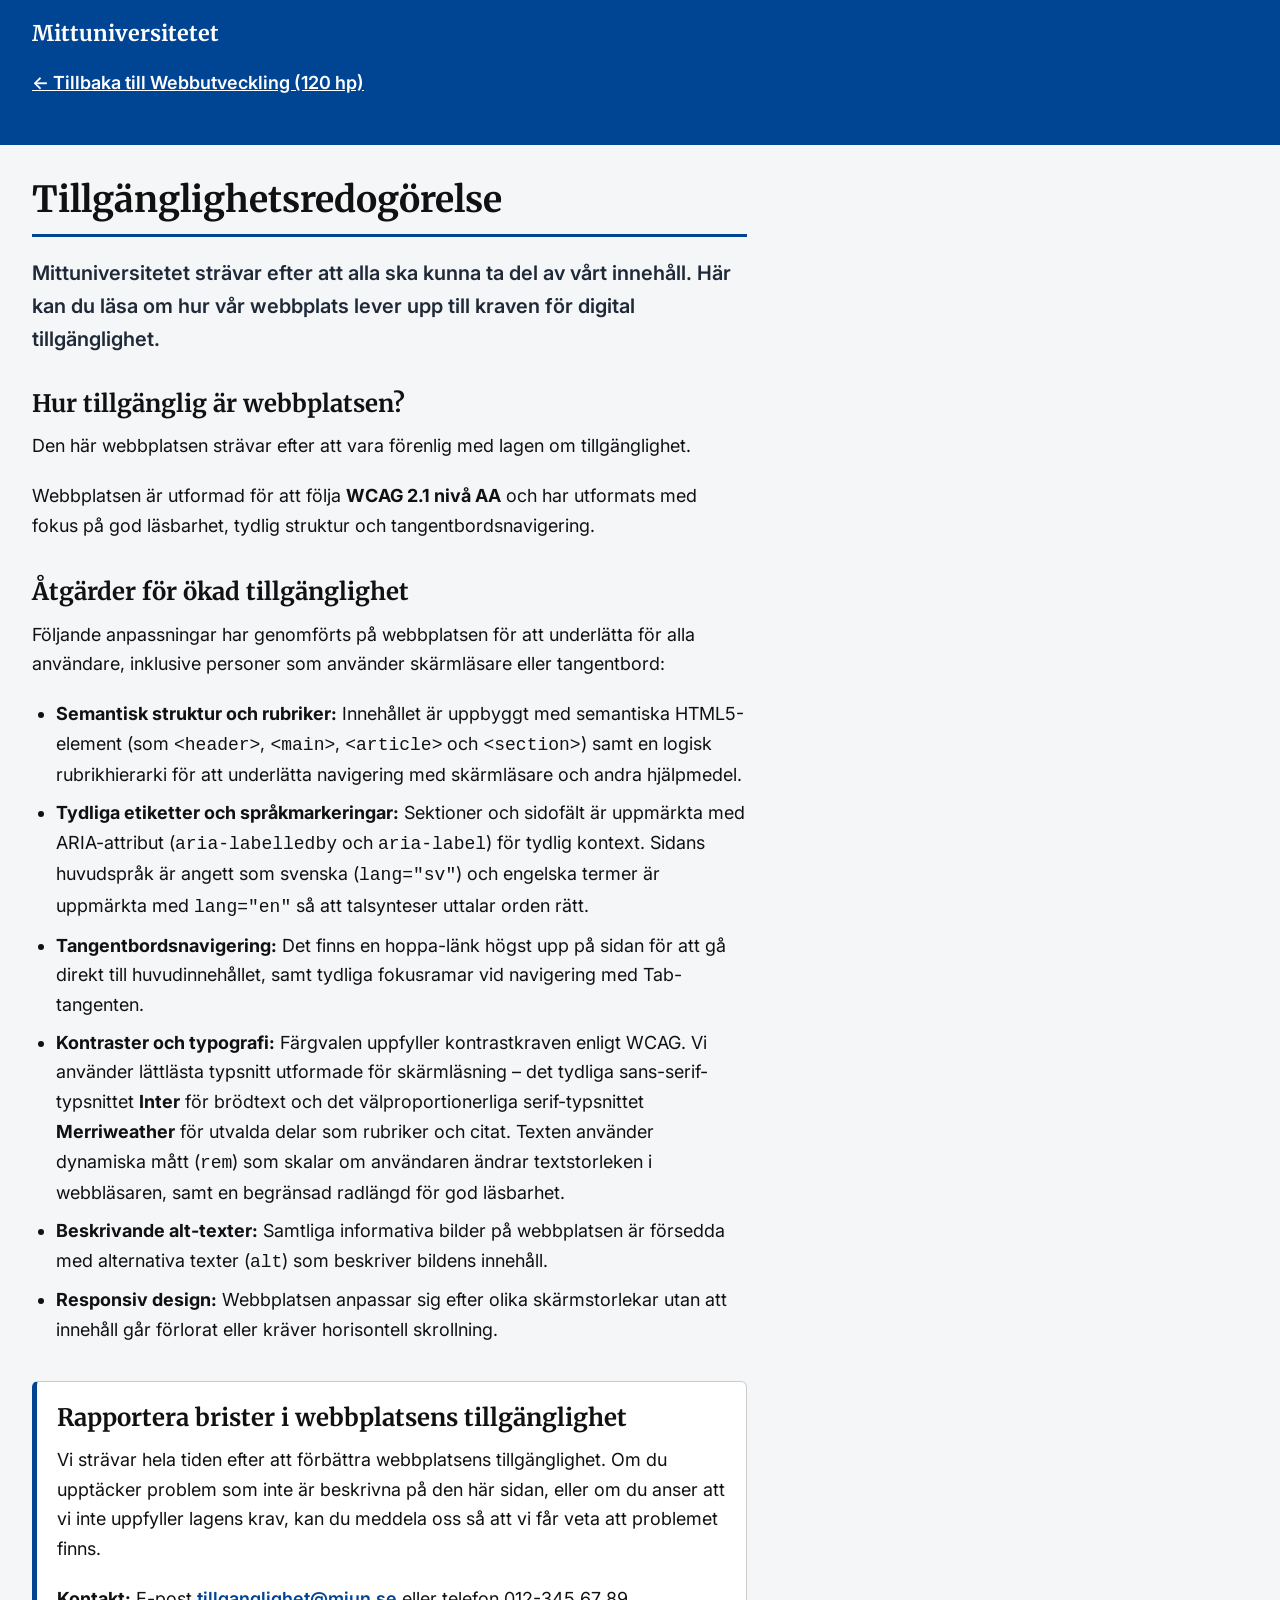
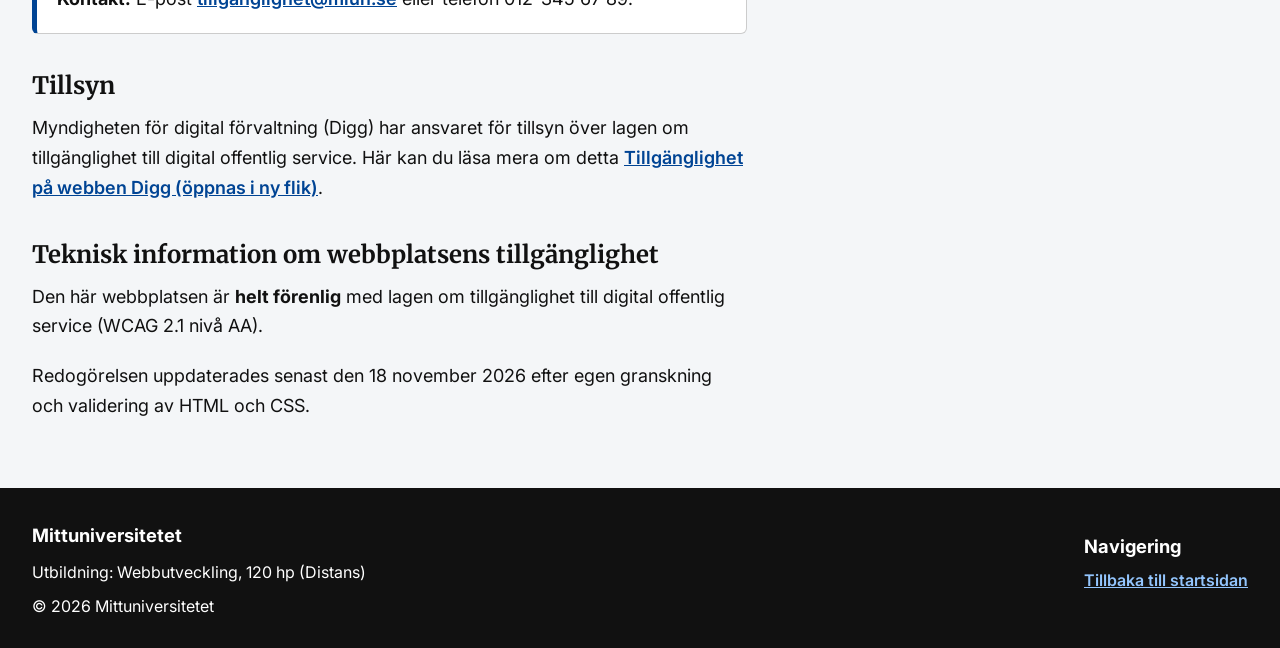
<file: tillganglighet.html>
<!DOCTYPE html>
<html lang="sv">

<head>
    <meta charset="UTF-8">
    <meta name="viewport" content="width=device-width, initial-scale=1.0">
    <title>Tillgänglighetsredogörelse - Mittuniversitetet</title>

    <!-- Google Fonts: Inter & Merriweather skapar tydig kontrast och bra för skärmläsare -->
    <link rel="preconnect" href="https://fonts.googleapis.com">
    <!--preconnect gör att webbläsaren kan förbereda en anslutning till Google Fonts innan den faktiskt behöver hämta typsnittet, vilket kan förbättra laddningstiden.-->
    <link rel="preconnect" href="https://fonts.gstatic.com" crossorigin>
    <!--gör så anslutningen är anonym, vilket kan förbättra prestanda och säkerhet.-->
    <link
        href="https://fonts.googleapis.com/css2?family=Inter:wght@400;600;700&family=Merriweather:ital,wght@0,700;1,400&display=swap"
        rel="stylesheet">

    <link rel="stylesheet" href="style.css">
</head>

<body>

    <a href="#main-content" class="skip-link">Hoppa till huvudinnehållet</a>
    <!--den här gör så man kan hoppa över navigationen och gå direkt till huvudinnehållet. Bra för skärmläsare och tangentbordsanvändare.-->

    <header id="site-header">
        <!--den här är för sidhuvudet, som innehåller universitetets namn och en länk tillbaka till webbutvecklingssidan.-->
        <div class="container">
            <p id="university-name">Mittuniversitetet</p>
            <nav aria-label="Huvudmeny" class="main-nav">
                <a href="index.html">← Tillbaka till Webbutveckling (120 hp)</a>
            </nav>
        </div>
    </header>

    <main id="main-content" tabindex="-1">
        <!--huvudinnehållet main startar här, som innehåller information om tillgänglighetsredogörelsen. tab index-1 gör så man hoppar hit-->
        <div class="container single-column">
            <!--den här är en container som gör att innehållet centreras och får en maxbredd. single-column gör så det blir en kolumn istället för två.-->

            <article id="accessibility-statement"> <!--omsluter hela sidan om tillgänglighetsredogörelsen.-->
                <header>
                    <h1 id="program-title">Tillgänglighetsredogörelse</h1> <!--huvudrubrik för sidan-->
                    <p class="lead">Mittuniversitetet strävar efter att alla ska kunna ta del av vårt innehåll. Här kan
                        du läsa om hur vår webbplats lever upp till kraven för digital tillgänglighet.</p>
                </header> <!--lead är en klass som gör texten lite större och fetare, för att den ska sticka ut mer.-->

                <section aria-labelledby="heading-status">
                    <!--ny section/temavsnitt som handlar om hur tillgänglig webbplatsen är. aria-labelledby gör så skärmläsare kan läsa upp rubriken för avsnittet.-->
                    <h2 id="heading-status">Hur tillgänglig är webbplatsen?</h2> <!--koppling för skärmläsare-->
                    <p>Den här webbplatsen strävar efter att vara förenlig med lagen om tillgänglighet.</p>
                    <p>Webbplatsen är utformad för att följa <strong>WCAG 2.1 nivå AA</strong> och har utformats med
                        fokus på god läsbarhet, tydlig struktur och tangentbordsnavigering.</p>
                </section>

                <section aria-labelledby="heading-features"> <!--ny section igen med aria koppling för skärmläsare-->
                    <h2 id="heading-features">Åtgärder för ökad tillgänglighet</h2>
                    <p>Följande anpassningar har genomförts på webbplatsen för att underlätta för alla användare,
                        inklusive personer som använder skärmläsare eller tangentbord:</p>

                    <ul class="tech-list">
  <li><strong>Semantisk struktur och rubriker:</strong> Innehållet är uppbyggt med semantiska HTML5-element (som <code>&lt;header&gt;</code>, <code>&lt;main&gt;</code>, <code>&lt;article&gt;</code> och <code>&lt;section&gt;</code>) samt en logisk rubrikhierarki för att underlätta navigering med skärmläsare och andra hjälpmedel.</li>
  <li><strong>Tydliga etiketter och språkmarkeringar:</strong> Sektioner och sidofält är uppmärkta med ARIA-attribut (<code>aria-labelledby</code> och <code>aria-label</code>) för tydlig kontext. Sidans huvudspråk är angett som svenska (<code>lang="sv"</code>) och engelska termer är uppmärkta med <code>lang="en"</code> så att talsynteser uttalar orden rätt.</li>
  <li><strong>Tangentbordsnavigering:</strong> Det finns en hoppa-länk högst upp på sidan för att gå direkt till huvudinnehållet, samt tydliga fokusramar vid navigering med Tab-tangenten.</li>
  <li><strong>Kontraster och typografi:</strong> Färgvalen uppfyller kontrastkraven enligt WCAG. Vi använder lättlästa typsnitt utformade för skärmläsning – det tydliga sans-serif-typsnittet <strong>Inter</strong> för brödtext och det välproportionerliga serif-typsnittet <strong>Merriweather</strong> för utvalda delar som rubriker och citat. Texten använder dynamiska mått (<code>rem</code>) som skalar om användaren ändrar textstorleken i webbläsaren, samt en begränsad radlängd för god läsbarhet.</li>
  <li><strong>Beskrivande alt-texter:</strong> Samtliga informativa bilder på webbplatsen är försedda med alternativa texter (<code>alt</code>) som beskriver bildens innehåll.</li>
  <li><strong>Responsiv design:</strong> Webbplatsen anpassar sig efter olika skärmstorlekar utan att innehåll går förlorat eller kräver horisontell skrollning.</li>
</ul>
                </section>

                <section class="info-card" aria-labelledby="heading-contact">
                    <h2 id="heading-contact">Rapportera brister i webbplatsens tillgänglighet</h2>
                    <p>Vi strävar hela tiden efter att förbättra webbplatsens tillgänglighet. Om du upptäcker problem
                        som inte är beskrivna på den här sidan, eller om du anser att vi inte uppfyller lagens krav, kan
                        du meddela oss så att vi får veta att problemet finns.</p>
                    <p><strong>Kontakt:</strong> E-post <a
                            href="mailto:tillganglighet@miun.se">tillganglighet@miun.se</a> eller telefon 012-345 67 89.
                    </p>
                </section>

                <section aria-labelledby="heading-enforcement">
                    <h2 id="heading-enforcement">Tillsyn</h2>
                    <p>Myndigheten för digital förvaltning (Digg) har ansvaret för tillsyn över lagen om tillgänglighet
                        till digital offentlig service. Här kan du läsa mera om detta <a href="https://digg.se"
                            target="_blank" rel="noopener noreferrer"> Tillgänglighet på webben Digg (öppnas i ny
                            flik)</a>.</p>
                </section>

                <section aria-labelledby="heading-tech-info">
                    <h2 id="heading-tech-info">Teknisk information om webbplatsens tillgänglighet</h2>
                    <p>Den här webbplatsen är <strong>helt förenlig</strong> med lagen om tillgänglighet till digital
                        offentlig service (WCAG 2.1 nivå AA).</p>
                    <p>Redogörelsen uppdaterades senast den 18 november 2026 efter egen granskning och validering av
                        HTML och CSS.</p>
                </section> 

            </article>

        </div>
    </main>
   
    <footer id="site-footer">
        <div class="container footer-grid"> 
            
            <div class="footer-info">
                <p class="footer-title">Mittuniversitetet</p>
                <p>Utbildning: Webbutveckling, 120 hp (Distans)</p>
                <p>&copy; 2026 Mittuniversitetet</p>
            </div>

            <div class="tillganglighet">
                <h2>Navigering</h2>
                <p><a href="index.html">Tillbaka till startsidan</a></p>
            </div>
        </div>
    </footer>

</body>

</html>
</file>
<file: style.css>
/* 
   1. GRUNDINSTÄLLNINGAR (MOBILE FIRST - Gäller för mobil)
   */
html {
  font-size: 100%; /* 1rem = 16px,  */
}

body {
  margin: 0;
  font-family: 'Inter', Arial, sans-serif;
  font-size: 1rem;           /* Mobilanpassad grundstorlek */
  line-height: 1.65;         /* Luftigt radavstånd (WCAG) */
  color: #111111;            /* Mörk text med hög kontrast */
  background-color: #f4f6f8;
}

img {
  max-width: 100%;
  height: auto;
  display: block;
}

/* 2. Hoppa-länk för tangentbordsanvändare */
.skip-link {
  position: absolute;
  top: -100px;
  left: 0.75rem;
  background-color: #004494;
  color: #ffffff;
  padding: 0.75rem 1rem;
  text-decoration: none;
  font-weight: bold;
  z-index: 100;
}

.skip-link:focus {
  top: 0.75rem;              /* Visas när man trycker på Tab-tangenten */
}

main a {
  color: #004494;
  font-weight: 600;
}
main a:hover {
  color: #002b5e;
}

/* 3. Tydlig fokusram när man navigerar med tangentbord */
:focus-visible {
  outline: 3px solid #d97706;
  outline-offset: 2px;
}

/* 4. Centrerar innehållet */
.container {
  max-width: 82rem;          /* ~1312px */
  margin: 0 auto;
  padding: 0 1.25rem;
}

/* 5. Sidhuvud och header-bild */
#site-header {
  background-color: #004494;
  color: #ffffff;
  padding-top: 1rem;
  padding-bottom: 0;
}

#university-name {
  margin: 0 0 1rem 0;
  font-size: 1.35rem;
  font-weight: bold;
  font-family: 'Merriweather', Georgia, serif;
}

#header-image {
  width: 100%;
  max-width: none;           /* Fyller hela skärmens bredd */
  height: 10rem;             /* Smal höjd anpassad för mobil */
  object-fit: cover;         /* Beskär bilden snyggt utan att trycka ihop den */
  object-position: center;
}

/* 6. Huvudinnehåll och sidospalt i mobilvy (en kolumn) */
#main-content {
  padding: 2rem 0;
}

#layout-wrapper {
  display: flex;
  flex-direction: column;    /* Staplar text och bilder på höjden i mobilen */
  gap: 2rem;
}

h1, h2 {
  font-family: 'Merriweather', Georgia, serif;
  line-height: 1.3;
}

#program-title {
  font-size: 1.75rem;
  border-bottom: 3px solid #004494;
  padding-bottom: 0.625rem;
  margin-top: 0;
  margin-bottom: 1.25rem;
}

/* Särskild stil för ingressen */
.lead {
  font-size: 1.125rem;
  font-weight: 600;
  color: #1f2937;
  margin-bottom: 2rem;
}

h2 {
  font-size: 1.375rem;
  margin-top: 0;
  margin-bottom: 0.75rem;
}

p {
  margin-top: 0;
  margin-bottom: 1.25rem;
}

section {
  margin-bottom: 2.25rem;
}

/* Punktlista */
.tech-list {
  margin: 1rem 0 1.5rem 0;
  padding-left: 1.5rem;
}

.tech-list li {
  margin-bottom: 0.5rem;
}

/* Sorterar citaten in i textflödet på mobil */
#program-webbutveckling,
#sidebar,
.left-column {
  display: contents;
}

#program-header { order: 1; }
#section-intro { order: 2; }
#quote-alumna { order: 3; }        /* Marie-citatet direkt efter "Om utbildningen" */
#section-tech { order: 4; }
#quote-industry { order: 5; }      /* Branschcitatet efter "Tekniker och arbetssätt" */
#section-meetings { order: 6; }
#section-eligibility { order: 7; }
#section-degree { order: 8; }
#section-career { order: 9; }
.sidebar-item { order: 10; }


/* 7. Sidobild och sidocitat (aside) i mobilvy */
.sidebar-item {
  background-color: #ffffff;
  border: 1px solid #cccccc;
  border-radius: 0.375rem;
  padding: 0.75rem;
  margin: 0 0 1.25rem 0;
}

.sidebar-item figcaption {
  margin-top: 0.625rem;
  font-size: 0.9375rem;
  font-weight: normal;
  color: #333333;
}

/* Citat placerat i sidospalten */
#quote-industry,
.sidebar-quote {
  margin: 0;
  background-color: #e0f2fe;
  border-left: 5px solid #004494;
  padding: 1.25rem;
  font-family: 'Merriweather', Georgia, serif;
  font-style: italic;
}

#quote-industry p,
.sidebar-quote p {
  font-size: 1.05rem;
  margin: 0;
}

/* 8. Vita faktarutor */
.info-card {
  background-color: #ffffff;
  border: 1px solid #cccccc;
  border-left: 5px solid #004494;
  padding: 1.25rem;
  border-radius: 0.375rem;
}

.info-card p:last-child {
  margin-bottom: 0;
}

/* 9. Citat i texten */
blockquote, #quote-alumna {
  background-color: #e6f0fa;
  border-left: 5px solid #004494;
  margin: 1.5rem 0;
  padding: 1.25rem;
  font-family: 'Merriweather', Georgia, serif;
  font-style: italic;
}

#quote-alumna blockquote {
  margin: 0;
  padding: 0;
  border: none;
  background: none;
}

#quote-alumna figcaption {
  margin-top: 0.625rem;
  font-family: 'Inter', sans-serif;
  font-style: normal;
  font-weight: bold;
}

/* 10. Sidfot med bild */
#site-footer {
  background-color: #111111;
  color: #ffffff;
  padding: 2rem 0;
  font-size: 1rem;
}

.footer-grid {
  display: flex;
  flex-direction: column;
  gap: 1.5rem;
}

.footer-title {
  font-size: 1.15rem;
  font-weight: bold;
  margin-bottom: 0.5rem;
}

.footer-info p {
  margin-bottom: 0.5rem;
}

.footer-media {
  margin: 0;
  max-width: 16rem;
}

.footer-media img {
  border-radius: 0.375rem;
}

.tillganglighet h2 {
  font-family: 'Inter', Arial, sans-serif;
  font-size: 1.15rem;
  font-weight: bold;
  margin-bottom: 0.5rem;
  color: #ffffff;
}

#site-footer a {
  color: #93c5fd;            /* Ljusblå länk med god kontrast mot svart */
  text-decoration: underline;
  font-weight: 600;
}

#site-footer a:hover {
  color: #ffffff;
}

/* 10. tillgänglighet undersidan */

/* Navigering och layout för undersidan tillganglighet.html */
.main-nav {
  padding-bottom: 1rem;
}

.main-nav a {
  color: #ffffff;
  font-weight: 600;
  text-decoration: underline;
}

.main-nav a:hover {
  color: #e0f2fe;
}

.single-column article {
  max-width: 65ch;
}

/* =========================================================
   11. MEDIA QUERIES
   ========================================================= */

/* Surfplatta och uppåt (minst 601px / 37.5rem) */
@media (min-width: 37.5rem) {
  body {
    font-size: 1.125rem;
  }

  .container {
    padding: 0 2rem;
  }

  #program-title {
    font-size: 2.25rem;
  }

  .lead {
    font-size: 1.25rem;
  }

  h2 {
    font-size: 1.5rem;
  }

  #header-image {
    height: 16.25rem;        /* ~260px på surfplatta */
  }

  .footer-grid {
    flex-direction: row;
    justify-content: space-between;
    align-items: center;
  }
}

/* Dator och breda skärmar (minst 950px / 59.375rem) */
@media (min-width: 59.375rem) {
  .container {
    max-width: 100rem;       /* 1600px för att fylla ut breda skärmar */
  }

  #site-header {
    padding-bottom: 2rem;        /* Ger en snygg blå ram även under bilden */
  }

  #header-image {
    width: 100%;
    height: 26rem;               /* Ger mer utrymme på höjden så ansiktena ryms */
    object-fit: cover;
    object-position: center 42%; /* Sänker blicken från hjässorna ner till ansiktena */
  }

  #layout-wrapper {
    flex-direction: row;
    align-items: flex-start;
    justify-content: space-between;
    gap: 2.5rem;
  }

  /* Huvudtexten placeras i mitten (order: 2) */
  #program-webbutveckling {
    display: block;
    flex: 2;
    max-width: 65ch;         /* Optimal radlängd för läsbarhet (WCAG) */
    order: 2;
  }

  /* Släpper igenom vänsterkolumnen och högercitatet i trekolumnslayouten */
  #sidebar {
    display: contents;
  }

  /* Vänsterspalten (bilden + Marie-citatet) placeras till vänster (order: 1) */
  .left-column {
    display: block;
    flex: 1;
    max-width: 22rem;        /* ~352px */
    order: 1;
    margin: 0;
    align-self: flex-start;  /* Krävs för att sticky ska fungera i flexbox */
    position: sticky;        /* Följer med ner när man skrollar */
    top: 2rem;
  }

  /* Skapar luft mellan bilden och Marie-citatet under */
  .sidebar-item {
    margin: 0 0 1.5rem 0;
  }

  .sidebar-item img {
    width: 100%;
    height: 16rem;           /* ~256px */
    object-fit: cover;
  }

  /* Tar bort onödig marginal runt Marie-citatet */
  #quote-alumna {
    margin: 0;
  }

  /* Branschcitatet placeras till höger (order: 3) */
  #quote-industry,
  .sidebar-quote {
    flex: 1;
    max-width: 22rem;        /* ~352px */
    order: 3;
    margin: 0;
    align-self: flex-start;  /* Krävs för att sticky ska fungera i flexbox */
    position: sticky;        /* Följer med ner när man skrollar */
    top: 2rem;
  }
}
</file>
